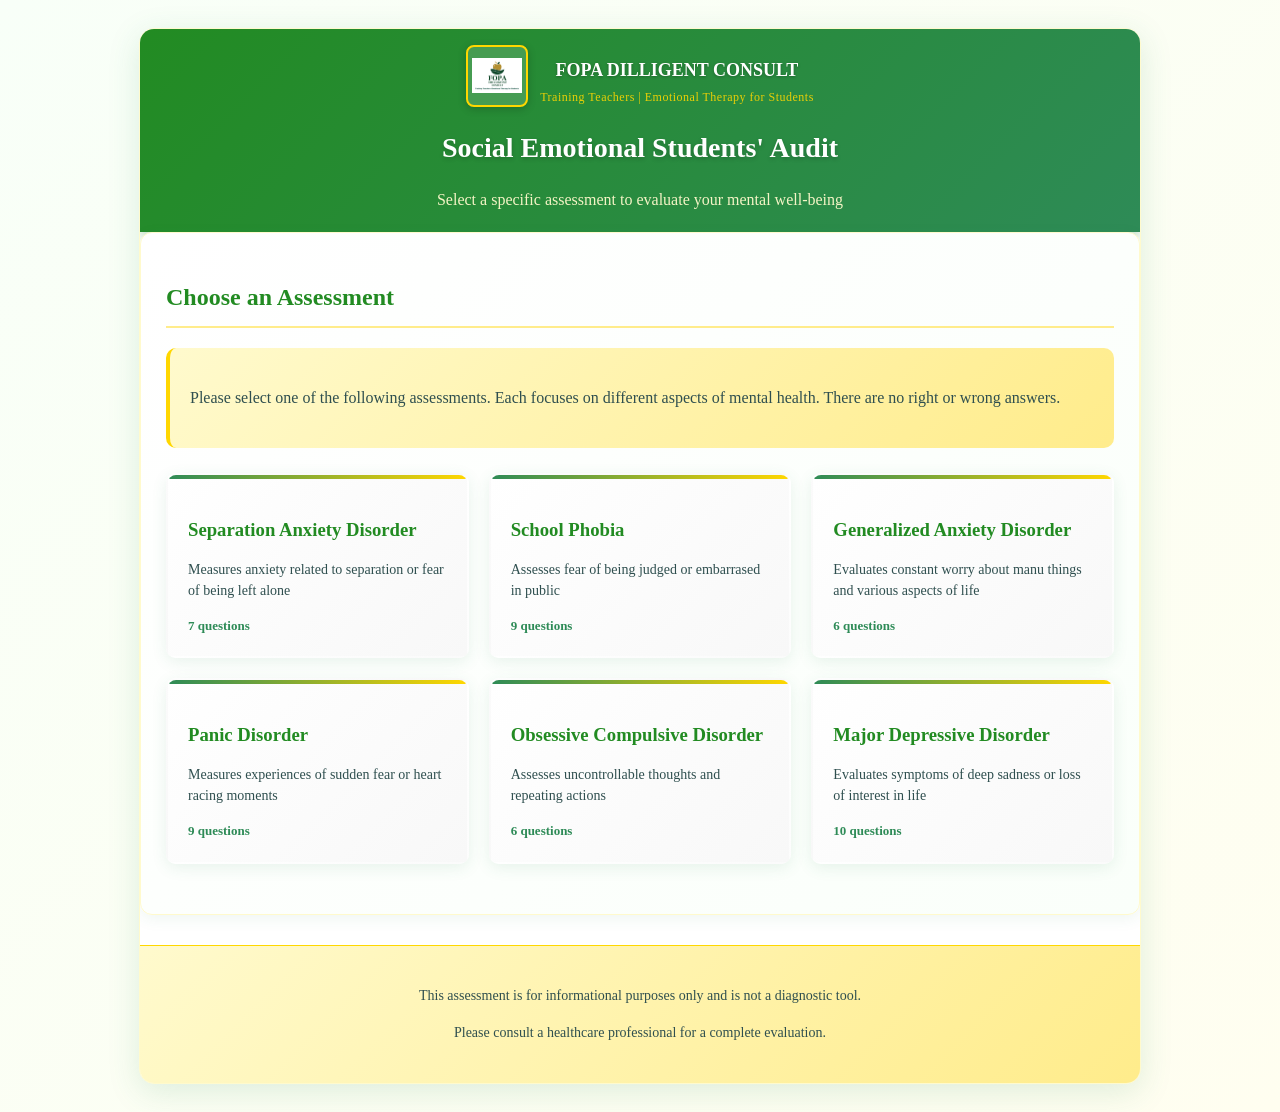
<file: index.html>
<!DOCTYPE html>
<html lang="en">
<head>
    <meta charset="UTF-8">
    <meta name="viewport" content="width=device-width, initial-scale=1.0">
    <title>Social Emotional Students' Audit</title>
    <link rel="stylesheet" href="style.css">
</head>
<body>
    <div class="container">
        <header>
            <div class="logo-container">
                <img src="WhatsApp Image 2025-09-24 at 12.29.57_2d3b532d.jpg" alt="FOPA DILLIGENT CONSULT Logo" class="logo">
                <div class="logo-text">
                    <h1>FOPA DILLIGENT CONSULT</h1>
                    <p class="organization-tagline">Training Teachers | Emotional Therapy for Students </p>
                </div>  
            </div>  
            <h1>Social Emotional Students' Audit</h1>
            <p class="tagline">Select a specific assessment to evaluate your mental well-being</p>
        </header>
        
        <div class="content">
            <div id="test-selection-section">
                <div class="section">
                    <h2>Choose an Assessment</h2>
                    <div class="instructions">
                        <p>Please select one of the following assessments. Each focuses on different aspects of mental health. There are no right or wrong answers.</p>
                    </div>
                    
                    <div class="test-grid">
                        <div class="test-card" onclick="selectTest('separation')">
                            <h3>Separation Anxiety Disorder</h3>
                            <p>Measures anxiety related to separation or fear of being left alone</p>
                            <div class="questions-count">7 questions</div>
                        </div>
                        
                        <div class="test-card" onclick="selectTest('social')">
                            <h3>School Phobia</h3>
                            <p>Assesses fear of being judged or embarrased in public</p>
                            <div class="questions-count">9 questions</div>
                        </div>
                        
                        <div class="test-card" onclick="selectTest('generalized')">
                            <h3>Generalized Anxiety Disorder</h3>
                            <p>Evaluates constant worry about manu things and various aspects of life</p>
                            <div class="questions-count">6 questions</div>
                        </div>
                        
                        <div class="test-card" onclick="selectTest('panic')">
                            <h3>Panic Disorder</h3>
                            <p>Measures experiences of sudden fear or heart racing moments</p>
                            <div class="questions-count">9 questions</div>
                        </div>
                        
                        <div class="test-card" onclick="selectTest('ocd')">
                            <h3>Obsessive Compulsive Disorder</h3>
                            <p>Assesses uncontrollable thoughts and repeating actions</p>
                            <div class="questions-count">6 questions</div>
                        </div>
                        
                        <div class="test-card" onclick="selectTest('depression')">
                            <h3>Major Depressive Disorder</h3>
                            <p>Evaluates symptoms of deep sadness or loss of interest in life</p>
                            <div class="questions-count">10 questions</div>
                        </div>
                    </div>
                </div>
            </div>
            
            <div id="survey-section" class="hidden">
                <div class="section">
                    <h2 id="current-test-title">Test Title</h2>
                    
                    <div class="progress-container">
                        <div class="progress-text">Progress: <span id="progress-text">0%</span></div>
                        <div class="progress-bar">
                            <div class="progress" id="progress"></div>
                        </div>
                    </div>
                    
                    <div id="questions-container">
                    </div>
                    
                    <div class="nav-buttons">
                        <button id="prev-btn" class="secondary-btn" disabled>Previous</button>
                        <button id="next-btn">Next Question</button>
                    </div>
                </div>
            </div>
            
            <div id="completion-section" class="hidden">
                <div class="section">
                    <h2>Assessment Complete</h2>
                    <p>Thank you for completing the assessment. Your responses have been recorded.</p>
                    
                    <div class="results">
                        <h3>Your Results</h3>
                        <p id="results-content">Based on your responses, you may be experiencing some symptoms. It's important to consult with a mental health professional for a complete evaluation.</p>
                    </div>
                    
                    <div class="nav-buttons">
                        <button id="new-test-btn" class="secondary-btn">Take Another Test</button>
                        <button id="finish-btn">Finish</button>
                    </div>
                </div>
            </div>
        </div>
        
        <footer>
            <p>This assessment is for informational purposes only and is not a diagnostic tool.</p>
            <p>Please consult a healthcare professional for a complete evaluation.</p>
        </footer>
    </div>

    <script>
        // Scoring interpretation data
        const scoringRanges = {
            separation: {
                ranges: [
                    { min: 0, max: 5, stage: "Normal Stage", message: "Your results show that you feel okay most days. You are managing separation anxiety (fear of being left alone) very well, and can cope with school and social life." },
                    { min: 6, max: 10, stage: "Mild Stage", message: "Your results show that you're struggling a bit more than usual. Some signs of separation anxiety (fear of being left alone) are beginning to show (manifest) but they are still manageable." },
                    { min: 11, max: 16, stage: "Elevated Stage", message: "Your results show that separation anxiety (fear of being left alone) is becoming more serious and it's affecting your school life (i.e., academics, behaviour, relational adjustments)." },
                    { min: 17, max: 21, stage: "Clinical/Counselling Stage", message: "Your results show that your separation anxiety (fear of being left alone) has become severe or extreme making school life very difficult. You may require a professional help including counselling and medical intervention." },

                ],
                maxScore: 21 // 7 questions, max score 3 each
            },
            social: {
                ranges: [
                    { min: 0, max: 6, stage: "Normal Stage", message: "Your results show that you feel okay most days. You are managing your fear of being judged or embarrassed in public very well, and can cope with school and social life." },
                    { min: 7, max: 13, stage: "Mild Stage", message: "Your results show that you're struggling a bit more than usual. Some signs of social phobia (fear of being judged or embarrassed in public) are beginning to show (manifest) but they are still manageable." },
                    { min: 14, max: 20, stage: "Elevated Stage", message: "Your results show that social phobia (fear of being judged or embarrassed in public) is becoming more serious and it's affecting your school life (i.e., academics, behaviour, relational adjustments)." },
                    { min: 21, max: 27, stage: "Clinical/Counselling Stage", message: "Your results show that your social phobia (fear of being judged or embarrassed in public) has become severe or extreme making school life very difficult. You may require a professional help including counselling and medical intervention." },
                ],
                maxScore: 27 // 9 questions, max score 3 each
            },
            generalized: {
                ranges: [
            { min: 0, max: 4, stage: "Normal Stage", message: "Your results show that you feel okay most days. You are managing your possible worry about many things that may happen particularly in school." },
            { min: 5, max: 9, stage: "Mild Stage", message: "Your results show that you're struggling a bit more than usual. Some signs of constant worrying are beginning to show but they are still manageable with the right help." },
            { min: 10, max: 13, stage: "Elevated Stage", message: "Your results show that your constant worry about many things is becoming more serious and may be affecting your school life and relationships (academics, behaviour, relational adjustments)." },
            { min: 14, max: 18, stage: "Clinical/Counselling Stage", message: "Your results show that your constant worrying about many things has become severe and profound making school life very difficult. You may require a professional help including counselling and medical intervention." }
                ],
                maxScore: 18 // 6 questions, max score 3 each
            },
            panic: {
                ranges: [
            { min: 0, max: 6, stage: "Normal Stage", message: "Your results show that you feel okay most days. You are managing your sudden fear attacks, and you are able to cope with school and social life." },
            { min: 7, max: 13, stage: "Mild Stage", message: "Your results show that you're struggling a bit more than usual. Some signs of sudden fear attacks or panic disorder are beginning to manifest but they are still manageable." },
            { min: 14, max: 20, stage: "Elevated Stage", message: "Your results show that sudden fear attacks or heart racing moments are becoming more serious and may be affecting your school life and social interaction (i.e., academics, behaviour, relational adjustments)." },
            { min: 21, max: 27, stage: "Clinical/Counselling Stage", message: "Your results show that your sudden fear attacks or heart racing moments has become severe or extreme making school life very difficult. You may require a professional help including counselling and medical intervention." }
                ],
                maxScore: 27 // 9 questions, max score 3 each
            },
            ocd: {
                ranges: [
            { min: 0, max: 4, stage: "Normal Stage", message: "Your results indicate that you feel okay most days. You have little to no symptoms of uncontrollable thoughts and you are coping very well with school life." },
            { min: 5, max: 9, stage: "Mild Stage", message: "Your results show that you may be struggling with repetitive thoughts. Some signs of obsessive-compulsive disorder may be manifesting but they are still manageable." },
            { min: 10, max: 13, stage: "Elevated Stage", message: "Your results show that uncontrollable thoughts and ideation are becoming more serious and may be affecting your school life and social interaction (i.e., academics, behaviour, relational adjustments)." },
            { min: 14, max: 18, stage: "Clinical/Counselling Stage", message: "Your results show that uncontrollable thoughts have become severe or extreme making school life very difficult. You may require a professional help including counselling and medical intervention." }
                ],
                maxScore: 18 // 6 questions, max score 3 each
            },
            depression: {
                ranges: [
            { min: 0, max: 7, stage: "Normal Stage", message: "Your results indicate that you feel most days. You have little to no symptoms of deep sadness or loss of interest in life generally." },
            { min: 8, max: 15, stage: "Mild Stage", message: "Your results show that you may be struggling with major depressive disorder. Some symptoms of deep sadness or loss of interest in life may be showing but they are still manageable." },
            { min: 16, max: 22, stage: "Elevated Stage", message: "Your results show that your loss of interest in life or deep sadness is becoming more serious and may be affecting your school life and social interaction (i.e., academics, behaviour, relational adjustments)." },
            { min: 23, max: 30, stage: "Counselling/Clinical Stage", message: "Your results show that your loss of interest in life has become severe or extreme making school and social life very difficult. You may require a professional help including counselling and medical intervention." }
                ],
                maxScore: 30 // 10 questions, max score 3 each
            }

        };

        // Test data
        const tests = {
            separation: {
                title: "Separation Anxiety Disorder",
                questions: [
                    "I would feel afraid of being on my own at home",
                    "I worry about being away from my parents",
                    "I feel scared if I have to sleep on my own",
                    "I have trouble going to school in the mornings because i feel nervous or afraid",
                    "I am afraid of being in a crowded place(like morning assembly, dining hall, house meetings, church service, entertainment)",
                    "I worry when I go to bed at night",
                    "I will often be scared if I had to stay away from home overnight"
                ]
            },
            social: {
                title: "School Phobia",
                questions: [
                    "I worry when I think I have done poorly at something such as class test and examination",
                    "I feel worried when I have to take a class test",
                    "I feel worried when i think someone is angry with me",
                    "I worry that I will do badly at my school work",
                    "I worry I might look foolish in the eyes of others",
                    "I worry about making mistakes and being mocked",
                    "I worry what other people think of me",
                    "I feel afraid if I have to talk in front of my class",
                    "I feel afraid that I will make mistakes in front of people"
                ]
            },
            generalized: {
                title: "Generalized Anxiety Disorder",
                questions: [
                    "I worry about things",
                    "I worry that something awful will happen to someone in my family",
                    "I worry that bad things will happen to me",
                    "I worry that something bad will happen",
                    "I worry about what is going to happen",
                    "I think about death"
                ]
            },
            panic: {
                title: "Panic Disorder",
                questions: [
                    "When I have a problem, I get a funny feeling in my stomach",
                    "I suddenly have difficulty breathing for no reason",
                    "When I have a problem, my heart beats really fast",
                    "I suddenly start to tremble or shake when there is no reason for this",
                    "After I have a problem, I feel shaky",
                    "I get really scared for no reason at all",
                    "I get dizzy or faint when there is no reason for this",
                    "My heart suddenly starts to beat too quickly for no reason",
                    "I get a scared feeling when there is no reason for that"
                ]
            },
            ocd: {
                title: "Obsessive-Compulsive Disorder",
                questions: [
                    "I get bothered by bad or silly thoughts or pictures in my mind",
                    "I have to check that I have done things right (like the switch is off, or the door is locked)",
                    "I can't seem to get bad or silly thoughts out of my head",
                    "I have to think of special thoughts (like numbers or words) to stop bad things from happening",
                    "I have to do some things over and over again (like washing my hands, cleaning or putting things in a certain order)",
                    "I have to do some things in just the right way to stop bad things from happening"
                ]
            },
            depression: {
                title: "Major Depressive Disorder",
                questions: [
                    "I feel sad or empty",
                    "Nothing is much fun anymore",
                    "I have trouble sleeping",
                    "I have problems with my appetite",
                    "I have no energy for things",
                    "I feel guilty",
                    "I cannot think clearly",
                    "I feel worthless",
                    "I feel like I do not want to move",
                    "I feel restless"
                ]
            }
        };

        const options = ["Never", "Sometimes", "Often", "Always"];
        let currentTest = null;
        let currentQuestion = 0;
        let responses = {};
        
        // Select a test to take
        function selectTest(testId) {
            currentTest = testId;
            currentQuestion = 0;
            responses = {};
            
            // Update UI
            document.getElementById('test-selection-section').classList.add('hidden');
            document.getElementById('survey-section').classList.remove('hidden');
            document.getElementById('current-test-title').textContent = tests[testId].title;
            
            // Display first question
            displayQuestion();
        }
        
        // Display current question
        function displayQuestion() {
            const container = document.getElementById('questions-container');
            container.innerHTML = '';
            
            // Add question
            const questionElem = document.createElement('div');
            questionElem.className = 'question';
            
            const questionNumber = document.createElement('div');
            questionNumber.className = 'question-number';
            questionNumber.textContent = `Question ${currentQuestion + 1} of ${tests[currentTest].questions.length}`;
            questionElem.appendChild(questionNumber);
            
            const questionText = document.createElement('div');
            questionText.className = 'question-text';
            questionText.textContent = tests[currentTest].questions[currentQuestion];
            questionElem.appendChild(questionText);
            
            container.appendChild(questionElem);
            
            // Add options
            const optionsContainer = document.createElement('div');
            optionsContainer.className = 'options';
            
            options.forEach((option, index) => {
                const optionDiv = document.createElement('div');
                optionDiv.className = 'option';
                
                const input = document.createElement('input');
                input.type = 'radio';
                input.name = 'response';
                input.value = index;
                input.id = `option-${index}`;
                
                if (responses[currentQuestion] === index) {
                    input.checked = true;
                }
                
                input.addEventListener('change', () => {
                    responses[currentQuestion] = index;
                    updateNavigation();
                });
                
                const label = document.createElement('label');
                label.htmlFor = `option-${index}`;
                label.textContent = option;
                
                optionDiv.appendChild(input);
                optionDiv.appendChild(label);
                optionsContainer.appendChild(optionDiv);
            });
            
            container.appendChild(optionsContainer);
            
            // Update progress
            updateProgress();
            
            // Update navigation buttons
            updateNavigation();
        }
        
        // Update progress bar
        function updateProgress() {
            const progress = ((currentQuestion + 1) / tests[currentTest].questions.length) * 100;
            document.getElementById('progress').style.width = `${progress}%`;
            document.getElementById('progress-text').textContent = `${Math.round(progress)}%`;
        }
        
        // Update navigation buttons
        function updateNavigation() {
            const prevBtn = document.getElementById('prev-btn');
            const nextBtn = document.getElementById('next-btn');
            
            // Enable/disable previous button
            prevBtn.disabled = currentQuestion === 0;

            // Enable/disable next button based on whether current question is answered
            const isAnswered = responses[currentQuestion] !== undefined && responses[currentQuestion] !== null;
            nextBtn.disabled = !isAnswered;
            
            // Update next button text if at the last question
            if (currentQuestion === tests[currentTest].questions.length - 1) {
                nextBtn.textContent = 'Finish Test';
            } else {
                nextBtn.textContent = 'Next Question';
            }
        }
        
        // Navigate to next question
        function nextQuestion() {
            // Check if current question has been answered
            if (responses[currentQuestion] === undefined || responses[currentQuestion] === null) {
                alert('Please select an answer before proceeeding.');
                return
            }

            if (currentQuestion === tests[currentTest].questions.length - 1) {
                // Finished the test
                completeTest();
                return;
            }
            
            currentQuestion++;
            displayQuestion();
        }
        
        // Navigate to previous question
        function prevQuestion() {
            if (currentQuestion > 0) {
                currentQuestion--;
                displayQuestion();
            }
        }
        
        // Complete the test
        function completeTest() {
            document.getElementById('survey-section').classList.add('hidden');
            document.getElementById('completion-section').classList.remove('hidden');
            
            // Calculate score based on your point system (Never=0, Sometimes=1, Often=2, Always=3)
            const score = Object.values(responses).reduce((sum, response) => sum + (response || 0), 0);
            const maxScore = scoringRanges[currentTest].maxScore;

            // Find the appropriate stage based on score
            const stageInfo = scoringRanges[currentTest].ranges.find(range => 
                score >= range.min && score <= range.max
            ) || scoringRanges[currentTest].ranges[scoringRanges[currentTest].ranges.length - 1];

            // Display results
            const resultsContent = document.getElementById('results-content');
            resultsContent.innerHTML = `
                <div class="score-display">
                    <h4>Your Score: ${score} out of ${maxScore}</h4>
                    <div class="stage-indicator ${stageInfo.stage.toLowerCase().replace('/', '-').replace(' ', '-')}">
                        <strong>${stageInfo.stage}</strong>
                    </div>
                </div>
                <div class="interpretation">
                    <p>${stageInfo.message}</p>
                </div>
                <div class="score-breakdown">
                    <p><strong>Score Interpretation:</strong></p>
                    <p>${score} points: ${getScoreDescription(score, currentTest)}</p>
                </div>
            `;
            
            // Send data to backend
            sendResultsToBackend(score, stageInfo.stage);
        }

        // Helper function to get score description
        function getScoreDescription(score, testType) {
             const ranges = scoringRanges[testType].ranges;
            for (let range of ranges) {
                if (score >= range.min && score <= range.max) {
                    return `This falls within the ${range.stage} range (${range.min}-${range.max} points)`;
                }
            }
            return "Score interpretation not available";
        }
        
        // Send results to backend
        function sendResultsToBackend(score, stage) {
            const data = {
                testType: currentTest,
                testTitle: tests[currentTest].title,
                responses: responses,
                score: score,
                stage: stage,
                maxScore: scoringRanges[currentTest].maxScore,
                timestamp: new Date().toISOString()
            };
            
            fetch('http://localhost:5000/save-results', {
                method: 'POST',
                headers: {
                    'Content-Type': 'application/json',
                },
                body: JSON.stringify(data),
            })
            .then(response => response.json())
            .then(data => {
                console.log('Results saved successfully:', data);
            })
            .catch((error) => {
                console.error('Error saving results:', error);
            });
        }
        
        // Start a new test
        function newTest() {
            document.getElementById('completion-section').classList.add('hidden');
            document.getElementById('test-selection-section').classList.remove('hidden');
        }
        
        // Finish and go back to selection
        function finishTest() {
            document.getElementById('completion-section').classList.add('hidden');
            document.getElementById('test-selection-section').classList.remove('hidden');
        }
        
        // Set up event listeners
        document.addEventListener('DOMContentLoaded', () => {
            document.getElementById('next-btn').addEventListener('click', nextQuestion);
            document.getElementById('prev-btn').addEventListener('click', prevQuestion);
            document.getElementById('new-test-btn').addEventListener('click', newTest);
            document.getElementById('finish-btn').addEventListener('click', finishTest);
        });
    </script>
</body>
</html>
</file>
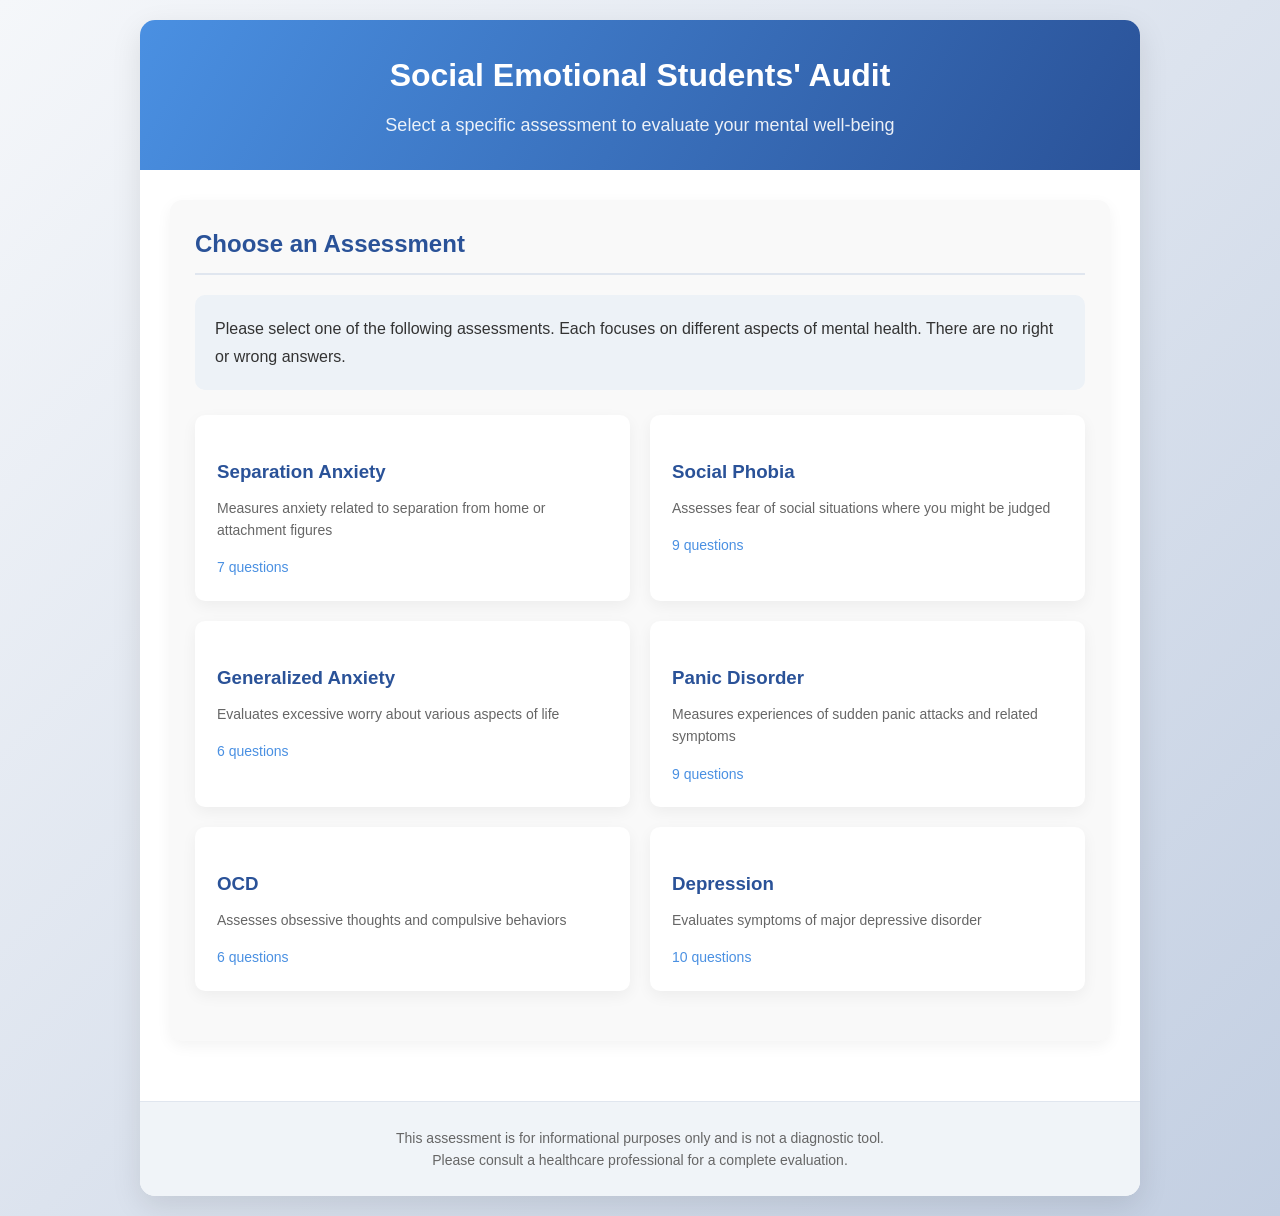
<file: docs/index.html>
<!DOCTYPE html>
<html lang="en">
<head>
    <meta charset="UTF-8">
    <meta name="viewport" content="width=device-width, initial-scale=1.0">
    <title>Social Emotional Students' Audit</title>
    <link rel="stylesheet" href="style.css">
</head>
<body>
    <div class="container">
        <header>
            <h1>Social Emotional Students' Audit</h1>
            <p class="tagline">Select a specific assessment to evaluate your mental well-being</p>
        </header>
        
        <div class="content">
            <div id="test-selection-section">
                <div class="section">
                    <h2>Choose an Assessment</h2>
                    <div class="instructions">
                        <p>Please select one of the following assessments. Each focuses on different aspects of mental health. There are no right or wrong answers.</p>
                    </div>
                    
                    <div class="test-grid">
                        <div class="test-card" onclick="selectTest('separation')">
                            <h3>Separation Anxiety</h3>
                            <p>Measures anxiety related to separation from home or attachment figures</p>
                            <div class="questions-count">7 questions</div>
                        </div>
                        
                        <div class="test-card" onclick="selectTest('social')">
                            <h3>Social Phobia</h3>
                            <p>Assesses fear of social situations where you might be judged</p>
                            <div class="questions-count">9 questions</div>
                        </div>
                        
                        <div class="test-card" onclick="selectTest('generalized')">
                            <h3>Generalized Anxiety</h3>
                            <p>Evaluates excessive worry about various aspects of life</p>
                            <div class="questions-count">6 questions</div>
                        </div>
                        
                        <div class="test-card" onclick="selectTest('panic')">
                            <h3>Panic Disorder</h3>
                            <p>Measures experiences of sudden panic attacks and related symptoms</p>
                            <div class="questions-count">9 questions</div>
                        </div>
                        
                        <div class="test-card" onclick="selectTest('ocd')">
                            <h3>OCD</h3>
                            <p>Assesses obsessive thoughts and compulsive behaviors</p>
                            <div class="questions-count">6 questions</div>
                        </div>
                        
                        <div class="test-card" onclick="selectTest('depression')">
                            <h3>Depression</h3>
                            <p>Evaluates symptoms of major depressive disorder</p>
                            <div class="questions-count">10 questions</div>
                        </div>
                    </div>
                </div>
            </div>
            
            <div id="survey-section" class="hidden">
                <div class="section">
                    <h2 id="current-test-title">Test Title</h2>
                    
                    <div class="progress-container">
                        <div class="progress-text">Progress: <span id="progress-text">0%</span></div>
                        <div class="progress-bar">
                            <div class="progress" id="progress"></div>
                        </div>
                    </div>
                    
                    <div id="questions-container">
                    </div>
                    
                    <div class="nav-buttons">
                        <button id="prev-btn" class="secondary-btn" disabled>Previous</button>
                        <button id="next-btn">Next Question</button>
                    </div>
                </div>
            </div>
            
            <div id="completion-section" class="hidden">
                <div class="section">
                    <h2>Assessment Complete</h2>
                    <p>Thank you for completing the assessment. Your responses have been recorded.</p>
                    
                    <div class="results">
                        <h3>Your Results</h3>
                        <p id="results-content">Based on your responses, you may be experiencing some symptoms. It's important to consult with a mental health professional for a complete evaluation.</p>
                    </div>
                    
                    <div class="nav-buttons">
                        <button id="new-test-btn" class="secondary-btn">Take Another Test</button>
                        <button id="finish-btn">Finish</button>
                    </div>
                </div>
            </div>
        </div>
        
        <footer>
            <p>This assessment is for informational purposes only and is not a diagnostic tool.</p>
            <p>Please consult a healthcare professional for a complete evaluation.</p>
        </footer>
    </div>

    <script>
        // Test data
        const tests = {
            separation: {
                title: "Separation Anxiety Disorder",
                questions: [
                    "I would feel afraid of being on my own at home",
                    "I worry about being away from my parents",
                    "I feel scared if I have to sleep on my own",
                    "I have trouble going to school in the mornings because i feel nervous or afraid",
                    "I am afraid of being in a crowded place(like morning assembly, dining hall, house meetings, church service, entertainment)",
                    "I worry when I go to bed at night",
                    "I will often be scared if I had to stay away from home overnight"
                ]
            },
            social: {
                title: "Social Phobia",
                questions: [
                    "I worry when I think I have done poorly at something such as class test and examination",
                    "I feel worried when I have to take a class test",
                    "I feel worried when i think someone is angry with me",
                    "I worry that I will do badly at my school work",
                    "I worry I might look foolish in the eyes of others",
                    "I worry about making mistakes and being mocked",
                    "I worry what other people think of me",
                    "I feel afraid if I have to talk in front of my class",
                    "I feel afraid that I will make mistakes in front of people"
                ]
            },
            generalized: {
                title: "Generalized Anxiety Disorder",
                questions: [
                    "I worry about things",
                    "I worry that something awful will happen to someone in my family",
                    "I worry that bad things will happen to me",
                    "I worry that something bad will happen",
                    "I worry about what is going to happen",
                    "I think about death"
                ]
            },
            panic: {
                title: "Panic Disorder",
                questions: [
                    "When I have a problem, I get a funny feeling in my stomach",
                    "I suddenly have difficulty breathing for no reason",
                    "When I have a problem, my heart beats really fast",
                    "I suddenly start to tremble or shake when there is no reason for this",
                    "After I have a problem, I feel shaky",
                    "I get really scared for no reason at all",
                    "I get dizzy or faint when there is no reason for this",
                    "My heart suddenly starts to beat too quickly for no reason",
                    "I get a scared feeling when there is no reason for that"
                ]
            },
            ocd: {
                title: "Obsessive-Compulsive Disorder",
                questions: [
                    "I get bothered by bad or silly thoughts or pictures in my mind",
                    "I have to check that I have done things right (like the switch is off, or the door is locked)",
                    "I can't seem to get bad or silly thoughts out of my head",
                    "I have to think of special thoughts (like numbers or words) to stop bad things from happening",
                    "I have to do some things over and over again (like washing my hands, cleaning or putting things in a certain order)",
                    "I have to do some things in just the right way to stop bad things from happening"
                ]
            },
            depression: {
                title: "Major Depressive Disorder",
                questions: [
                    "I feel sad or empty",
                    "Nothing is much fun anymore",
                    "I have trouble sleeping",
                    "I have problems with my appetite",
                    "I have no energy for things",
                    "I feel guilty",
                    "I cannot think clearly",
                    "I feel worthless",
                    "I feel like I do not want to move",
                    "I feel restless"
                ]
            }
        };

        const options = ["Never", "Sometimes", "Often", "Always"];
        let currentTest = null;
        let currentQuestion = 0;
        let responses = {};
        
        // Select a test to take
        function selectTest(testId) {
            currentTest = testId;
            currentQuestion = 0;
            responses = {};
            
            // Update UI
            document.getElementById('test-selection-section').classList.add('hidden');
            document.getElementById('survey-section').classList.remove('hidden');
            document.getElementById('current-test-title').textContent = tests[testId].title;
            
            // Display first question
            displayQuestion();
        }
        
        // Display current question
        function displayQuestion() {
            const container = document.getElementById('questions-container');
            container.innerHTML = '';
            
            // Add question
            const questionElem = document.createElement('div');
            questionElem.className = 'question';
            
            const questionNumber = document.createElement('div');
            questionNumber.className = 'question-number';
            questionNumber.textContent = `Question ${currentQuestion + 1} of ${tests[currentTest].questions.length}`;
            questionElem.appendChild(questionNumber);
            
            const questionText = document.createElement('div');
            questionText.className = 'question-text';
            questionText.textContent = tests[currentTest].questions[currentQuestion];
            questionElem.appendChild(questionText);
            
            container.appendChild(questionElem);
            
            // Add options
            const optionsContainer = document.createElement('div');
            optionsContainer.className = 'options';
            
            options.forEach((option, index) => {
                const optionDiv = document.createElement('div');
                optionDiv.className = 'option';
                
                const input = document.createElement('input');
                input.type = 'radio';
                input.name = 'response';
                input.value = index;
                input.id = `option-${index}`;
                
                if (responses[currentQuestion] === index) {
                    input.checked = true;
                }
                
                input.addEventListener('change', () => {
                    responses[currentQuestion] = index;
                    updateNavigation();
                });
                
                const label = document.createElement('label');
                label.htmlFor = `option-${index}`;
                label.textContent = option;
                
                optionDiv.appendChild(input);
                optionDiv.appendChild(label);
                optionsContainer.appendChild(optionDiv);
            });
            
            container.appendChild(optionsContainer);
            
            // Update progress
            updateProgress();
            
            // Update navigation buttons
            updateNavigation();
        }
        
        // Update progress bar
        function updateProgress() {
            const progress = ((currentQuestion + 1) / tests[currentTest].questions.length) * 100;
            document.getElementById('progress').style.width = `${progress}%`;
            document.getElementById('progress-text').textContent = `${Math.round(progress)}%`;
        }
        
        // Update navigation buttons
        function updateNavigation() {
            const prevBtn = document.getElementById('prev-btn');
            const nextBtn = document.getElementById('next-btn');
            
            // Enable/disable previous button
            prevBtn.disabled = currentQuestion === 0;

            // Enable/disable next button based on whether current question is answered
            const isAnswered = responses[currentQuestion] !== undefined && responses[currentQuestion] !== null;
            nextBtn.disabled = !isAnswered;
            
            // Update next button text if at the last question
            if (currentQuestion === tests[currentTest].questions.length - 1) {
                nextBtn.textContent = 'Finish Test';
            } else {
                nextBtn.textContent = 'Next Question';
            }
        }
        
        // Navigate to next question
        function nextQuestion() {
            // Check if current question has been answered
            if (responses[currentQuestion] === undefined || responses[currentQuestion] === null) {
                alert('Please select an answer before proceeeding.');
                return
            }

            if (currentQuestion === tests[currentTest].questions.length - 1) {
                // Finished the test
                completeTest();
                return;
            }
            
            currentQuestion++;
            displayQuestion();
        }
        
        // Navigate to previous question
        function prevQuestion() {
            if (currentQuestion > 0) {
                currentQuestion--;
                displayQuestion();
            }
        }
        
        // Complete the test
        function completeTest() {
            document.getElementById('survey-section').classList.add('hidden');
            document.getElementById('completion-section').classList.remove('hidden');
            
            // Calculate a simple score (for demonstration only)
            const score = Object.values(responses).reduce((sum, response) => sum + (response || 0), 0);
            const maxScore = tests[currentTest].questions.length * 3;
            const percentage = (score / maxScore) * 100;
            
            // Display results based on score
            let resultText = "";
            if (percentage < 25) {
                resultText = "Based on your responses, you appear to have minimal symptoms in this area. This is a positive indicator of your mental well-being.";
            } else if (percentage < 50) {
                resultText = "Your responses suggest you may be experiencing some mild symptoms. It might be helpful to monitor these feelings and consider speaking with a professional if they persist.";
            } else if (percentage < 75) {
                resultText = "Your results indicate moderate symptoms that may be affecting your daily life. It's recommended to consult with a mental health professional for further evaluation.";
            } else {
                resultText = "Your responses suggest you may be experiencing significant symptoms. We strongly recommend consulting with a mental health professional for a comprehensive evaluation and support.";
            }
            
            document.getElementById('results-content').textContent = resultText;
            
            // Send data to backend
            sendResultsToBackend();
        }
        
        // Send results to backend
        function sendResultsToBackend() {
            const data = {
                testType: currentTest,
                responses: responses,
                score: Object.values(responses).reduce((sum, response) => sum + (response || 0), 0),
                timestamp: new Date().toISOString()
            };
            
            fetch('http://localhost:5000/save-results', {
                method: 'POST',
                headers: {
                    'Content-Type': 'application/json',
                },
                body: JSON.stringify(data),
            })
            .then(response => response.json())
            .then(data => {
                console.log('Results saved successfully:', data);
            })
            .catch((error) => {
                console.error('Error saving results:', error);
            });
        }
        
        // Start a new test
        function newTest() {
            document.getElementById('completion-section').classList.add('hidden');
            document.getElementById('test-selection-section').classList.remove('hidden');
        }
        
        // Finish and go back to selection
        function finishTest() {
            document.getElementById('completion-section').classList.add('hidden');
            document.getElementById('test-selection-section').classList.remove('hidden');
        }
        
        // Set up event listeners
        document.addEventListener('DOMContentLoaded', () => {
            document.getElementById('next-btn').addEventListener('click', nextQuestion);
            document.getElementById('prev-btn').addEventListener('click', prevQuestion);
            document.getElementById('new-test-btn').addEventListener('click', newTest);
            document.getElementById('finish-btn').addEventListener('click', finishTest);
        });
    </script>
</body>
</html>
</file>
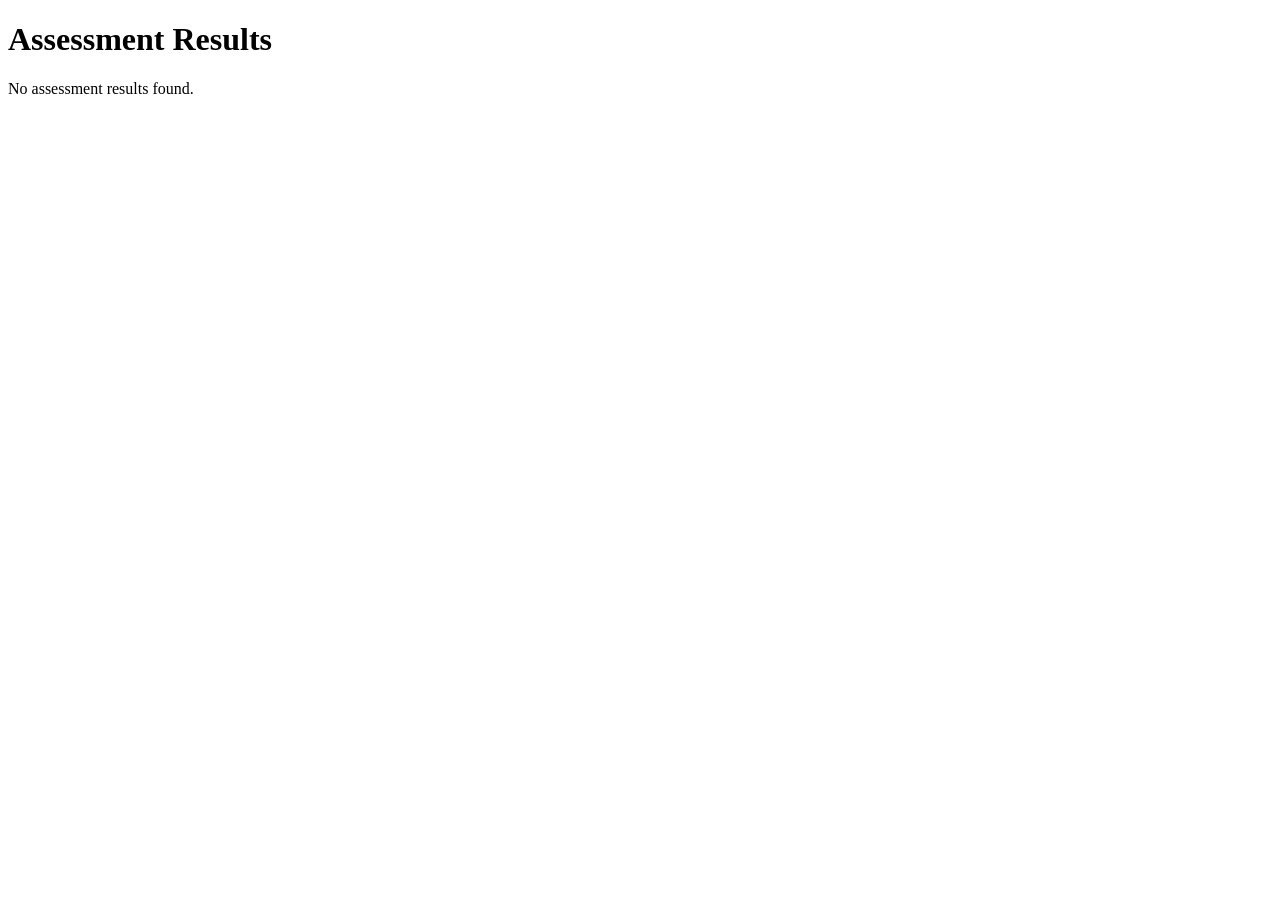
<file: admin.html>
<!DOCTYPE html>
<html lang="en">
<head>
    <meta charset="UTF-8">
    <title>Admin - Assessment Results</title>
    <style>
        table { border-collapse: collapse; width: 100%; }
        th, td { border: 1px solid #ccc; padding: 8px; text-align: left; }
        th { background: #eee; }
        tr:nth-child(even) { background: #f9f9f9; }
    </style>
</head>
<body>
    <h1>Assessment Results</h1>
    <table id="results-table">
        <thead>
            <tr>
                <th>Test Type</th>
                <th>Score</th>
                <th>Stage</th>
                <th>Timestamp</th>
                <th>Responses</th>
            </tr>
        </thead>
        <tbody></tbody>
    </table>
    <p id="no-results" style="display:none;">No assessment results found.</p>
    <script>
    function renderResults() {
        const results = JSON.parse(localStorage.getItem('assessmentResults') || '[]');
        const tbody = document.querySelector('#results-table tbody');
        const noResults = document.getElementById('no-results');
        tbody.innerHTML = '';
        if (results.length === 0) {
            noResults.style.display = 'block';
            document.getElementById('results-table').style.display = 'none';
            return;
        }
        noResults.style.display = 'none';
        document.getElementById('results-table').style.display = '';
        results.forEach((row, idx) => {
            const tr = document.createElement('tr');
            tr.innerHTML = `
                <td>${row.testType}</td>
                <td>${row.score} / ${row.maxScore}</td>
                <td>${row.stage}</td>
                <td>${row.timestamp}</td>
                <td><ul>${Object.entries(row.responses).map(([q, v]) => `<li><strong>Q${Number(q)+1}:</strong> ${v}</li>`).join('')}</ul></td>
            `;
            tbody.appendChild(tr);
        });
    }
    document.addEventListener('DOMContentLoaded', renderResults);
    </script>
</body>
</html>
</file>
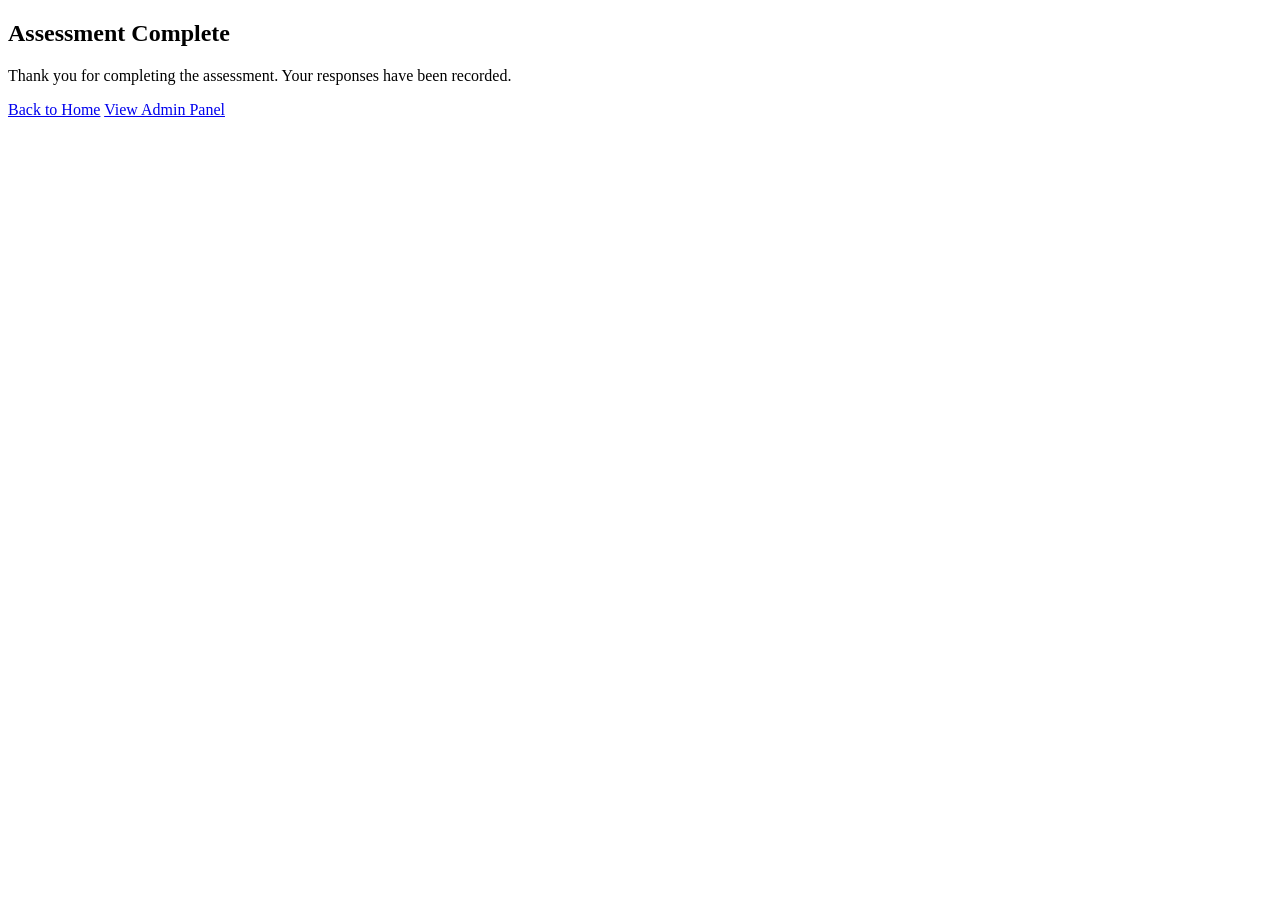
<file: completion.html>
<!DOCTYPE html>
<html lang="en">
<head>
    <meta charset="UTF-8">
    <title>Assessment Complete</title>
</head>
<body>
    <h2>Assessment Complete</h2>
    <p>Thank you for completing the assessment. Your responses have been recorded.</p>
    <a href="/home">Back to Home</a>
    <a href="/admin">View Admin Panel</a>
</body>
</html>
</file>
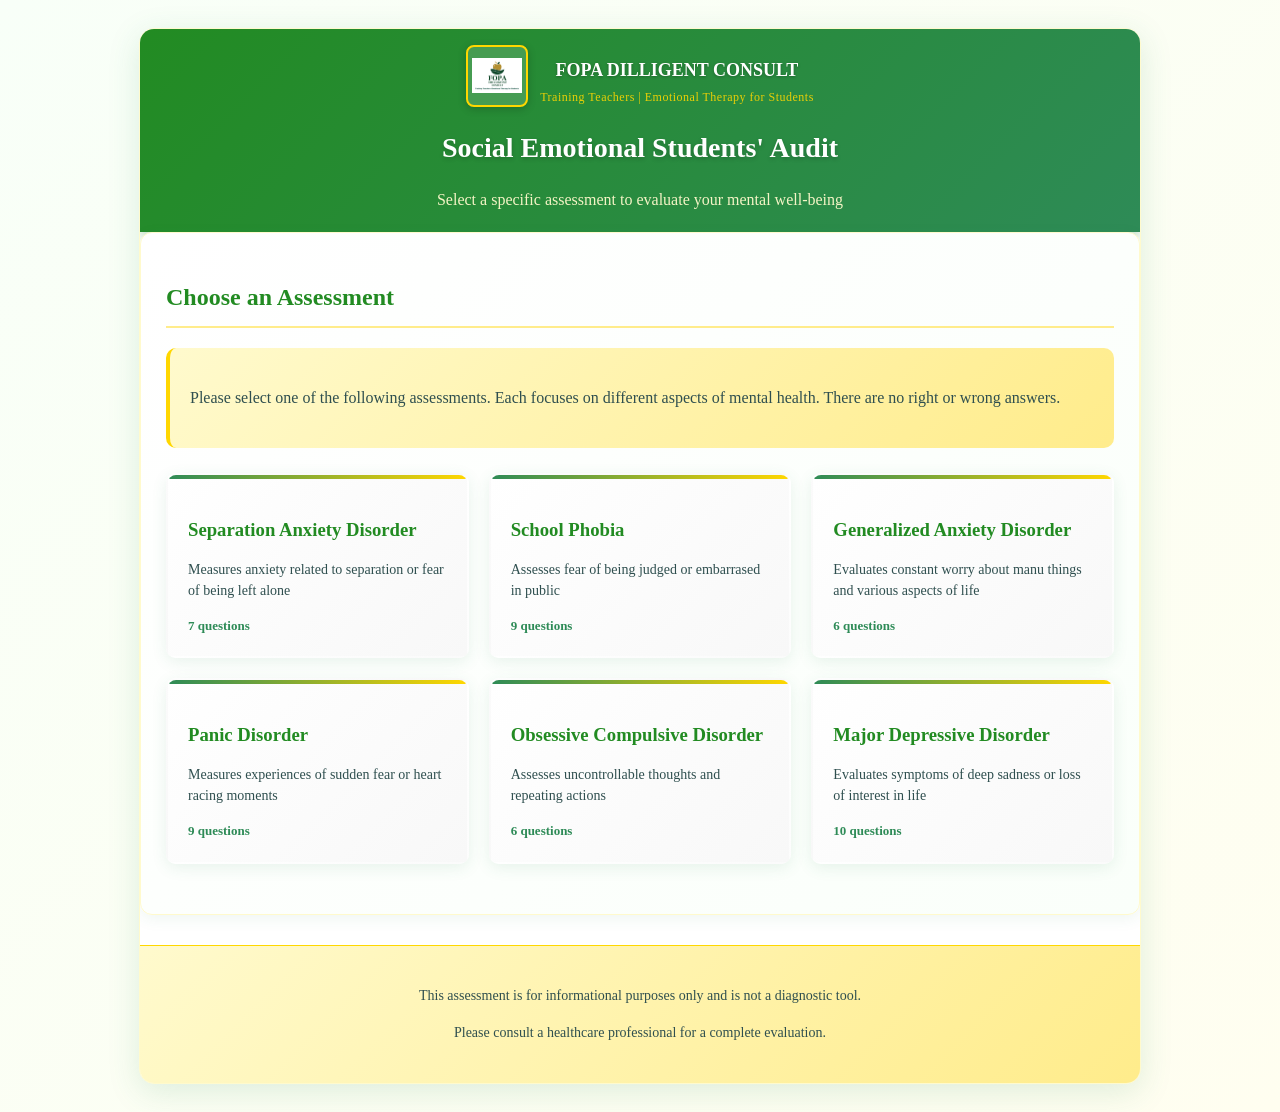
<file: home.html>
<!DOCTYPE html>
<html lang="en">
<head>
    <meta charset="UTF-8">
    <meta name="viewport" content="width=device-width, initial-scale=1.0">
    <title>Social Emotional Students' Audit</title>
    <link rel="stylesheet" href="style.css">
</head>
<body>
    <div class="container">
        <header>
            <div class="logo-container">
                <img src="assets/WhatsApp Image 2025-09-24 at 12.29.57_2d3b532d.jpg" alt="FOPA DILLIGENT CONSULT Logo" class="logo">
                <div class="logo-text">
                    <h1>FOPA DILLIGENT CONSULT</h1>
                    <p class="organization-tagline">Training Teachers | Emotional Therapy for Students </p>
                </div>  
            </div>  
            <h1>Social Emotional Students' Audit</h1>
            <p class="tagline">Select a specific assessment to evaluate your mental well-being</p>
        </header>
        
        <div class="content">
            <div id="test-selection-section">
                <div class="section">
                    <h2>Choose an Assessment</h2>
                    <div class="instructions">
                        <p>Please select one of the following assessments. Each focuses on different aspects of mental health. There are no right or wrong answers.</p>
                    </div>
                    
                    <div class="test-grid">
                        <div class="test-card" onclick="selectTest('separation')">
                            <h3>Separation Anxiety Disorder</h3>
                            <p>Measures anxiety related to separation or fear of being left alone</p>
                            <div class="questions-count">7 questions</div>
                        </div>
                        
                        <div class="test-card" onclick="selectTest('social')">
                            <h3>School Phobia</h3>
                            <p>Assesses fear of being judged or embarrased in public</p>
                            <div class="questions-count">9 questions</div>
                        </div>
                        
                        <div class="test-card" onclick="selectTest('generalized')">
                            <h3>Generalized Anxiety Disorder</h3>
                            <p>Evaluates constant worry about manu things and various aspects of life</p>
                            <div class="questions-count">6 questions</div>
                        </div>
                        
                        <div class="test-card" onclick="selectTest('panic')">
                            <h3>Panic Disorder</h3>
                            <p>Measures experiences of sudden fear or heart racing moments</p>
                            <div class="questions-count">9 questions</div>
                        </div>
                        
                        <div class="test-card" onclick="selectTest('ocd')">
                            <h3>Obsessive Compulsive Disorder</h3>
                            <p>Assesses uncontrollable thoughts and repeating actions</p>
                            <div class="questions-count">6 questions</div>
                        </div>
                        
                        <div class="test-card" onclick="selectTest('depression')">
                            <h3>Major Depressive Disorder</h3>
                            <p>Evaluates symptoms of deep sadness or loss of interest in life</p>
                            <div class="questions-count">10 questions</div>
                        </div>
                    </div>
                </div>
            </div>
            
            <div id="survey-section" class="hidden">
                <div class="section">
                    <h2 id="current-test-title">Test Title</h2>
                    
                    <div class="progress-container">
                        <div class="progress-text">Progress: <span id="progress-text">0%</span></div>
                        <div class="progress-bar">
                            <div class="progress" id="progress"></div>
                        </div>
                    </div>
                    
                    <div id="questions-container">
                    </div>
                    
                    <div class="nav-buttons">
                        <button id="prev-btn" class="secondary-btn" disabled>Previous</button>
                        <button id="next-btn">Next Question</button>
                    </div>
                </div>
            </div>
            
            <div id="completion-section" class="hidden">
                <div class="section">
                    <h2>Assessment Complete</h2>
                    <p>Thank you for completing the assessment. Your responses have been recorded.</p>
                    
                    <div class="results">
                        <h3>Your Results</h3>
                        <p id="results-content">Based on your responses, you may be experiencing some symptoms. It's important to consult with a mental health professional for a complete evaluation.</p>
                    </div>
                    
                    <div class="nav-buttons">
                        <button id="new-test-btn" class="secondary-btn">Take Another Test</button>
                        <button id="finish-btn">Finish</button>
                    </div>
                </div>
            </div>
        </div>
        
        <footer>
            <p>This assessment is for informational purposes only and is not a diagnostic tool.</p>
            <p>Please consult a healthcare professional for a complete evaluation.</p>
        </footer>
    </div>

    <script>
        // Scoring interpretation data
        const scoringRanges = {
            separation: {
                ranges: [
                    { min: 0, max: 5, stage: "Normal Stage", message: "Your results show that you feel okay most days. You are managing separation anxiety (fear of being left alone) very well, and can cope with school and social life." },
                    { min: 6, max: 10, stage: "Mild Stage", message: "Your results show that you're struggling a bit more than usual. Some signs of separation anxiety (fear of being left alone) are beginning to show (manifest) but they are still manageable." },
                    { min: 11, max: 16, stage: "Elevated Stage", message: "Your results show that separation anxiety (fear of being left alone) is becoming more serious and it's affecting your school life (i.e., academics, behaviour, relational adjustments)." },
                    { min: 17, max: 21, stage: "Clinical/Counselling Stage", message: "Your results show that your separation anxiety (fear of being left alone) has become severe or extreme making school life very difficult. You may require a professional help including counselling and medical intervention." },

                ],
                maxScore: 21 // 7 questions, max score 3 each
            },
            social: {
                ranges: [
                    { min: 0, max: 6, stage: "Normal Stage", message: "Your results show that you feel okay most days. You are managing your fear of being judged or embarrassed in public very well, and can cope with school and social life." },
                    { min: 7, max: 13, stage: "Mild Stage", message: "Your results show that you're struggling a bit more than usual. Some signs of social phobia (fear of being judged or embarrassed in public) are beginning to show (manifest) but they are still manageable." },
                    { min: 14, max: 20, stage: "Elevated Stage", message: "Your results show that social phobia (fear of being judged or embarrassed in public) is becoming more serious and it's affecting your school life (i.e., academics, behaviour, relational adjustments)." },
                    { min: 21, max: 27, stage: "Clinical/Counselling Stage", message: "Your results show that your social phobia (fear of being judged or embarrassed in public) has become severe or extreme making school life very difficult. You may require a professional help including counselling and medical intervention." },
                ],
                maxScore: 27 // 9 questions, max score 3 each
            },
            generalized: {
                ranges: [
            { min: 0, max: 4, stage: "Normal Stage", message: "Your results show that you feel okay most days. You are managing your possible worry about many things that may happen particularly in school." },
            { min: 5, max: 9, stage: "Mild Stage", message: "Your results show that you're struggling a bit more than usual. Some signs of constant worrying are beginning to show but they are still manageable with the right help." },
            { min: 10, max: 13, stage: "Elevated Stage", message: "Your results show that your constant worry about many things is becoming more serious and may be affecting your school life and relationships (academics, behaviour, relational adjustments)." },
            { min: 14, max: 18, stage: "Clinical/Counselling Stage", message: "Your results show that your constant worrying about many things has become severe and profound making school life very difficult. You may require a professional help including counselling and medical intervention." }
                ],
                maxScore: 18 // 6 questions, max score 3 each
            },
            panic: {
                ranges: [
            { min: 0, max: 6, stage: "Normal Stage", message: "Your results show that you feel okay most days. You are managing your sudden fear attacks, and you are able to cope with school and social life." },
            { min: 7, max: 13, stage: "Mild Stage", message: "Your results show that you're struggling a bit more than usual. Some signs of sudden fear attacks or panic disorder are beginning to manifest but they are still manageable." },
            { min: 14, max: 20, stage: "Elevated Stage", message: "Your results show that sudden fear attacks or heart racing moments are becoming more serious and may be affecting your school life and social interaction (i.e., academics, behaviour, relational adjustments)." },
            { min: 21, max: 27, stage: "Clinical/Counselling Stage", message: "Your results show that your sudden fear attacks or heart racing moments has become severe or extreme making school life very difficult. You may require a professional help including counselling and medical intervention." }
                ],
                maxScore: 27 // 9 questions, max score 3 each
            },
            ocd: {
                ranges: [
            { min: 0, max: 4, stage: "Normal Stage", message: "Your results indicate that you feel okay most days. You have little to no symptoms of uncontrollable thoughts and you are coping very well with school life." },
            { min: 5, max: 9, stage: "Mild Stage", message: "Your results show that you may be struggling with repetitive thoughts. Some signs of obsessive-compulsive disorder may be manifesting but they are still manageable." },
            { min: 10, max: 13, stage: "Elevated Stage", message: "Your results show that uncontrollable thoughts and ideation are becoming more serious and may be affecting your school life and social interaction (i.e., academics, behaviour, relational adjustments)." },
            { min: 14, max: 18, stage: "Clinical/Counselling Stage", message: "Your results show that uncontrollable thoughts have become severe or extreme making school life very difficult. You may require a professional help including counselling and medical intervention." }
                ],
                maxScore: 18 // 6 questions, max score 3 each
            },
            depression: {
                ranges: [
            { min: 0, max: 7, stage: "Normal Stage", message: "Your results indicate that you feel most days. You have little to no symptoms of deep sadness or loss of interest in life generally." },
            { min: 8, max: 15, stage: "Mild Stage", message: "Your results show that you may be struggling with major depressive disorder. Some symptoms of deep sadness or loss of interest in life may be showing but they are still manageable." },
            { min: 16, max: 22, stage: "Elevated Stage", message: "Your results show that your loss of interest in life or deep sadness is becoming more serious and may be affecting your school life and social interaction (i.e., academics, behaviour, relational adjustments)." },
            { min: 23, max: 30, stage: "Counselling/Clinical Stage", message: "Your results show that your loss of interest in life has become severe or extreme making school and social life very difficult. You may require a professional help including counselling and medical intervention." }
                ],
                maxScore: 30 // 10 questions, max score 3 each
            }

        };

        // Test data
        const tests = {
            separation: {
                title: "Separation Anxiety Disorder",
                questions: [
                    "I would feel afraid of being on my own at home",
                    "I worry about being away from my parents",
                    "I feel scared if I have to sleep on my own",
                    "I have trouble going to school in the mornings because i feel nervous or afraid",
                    "I am afraid of being in a crowded place(like morning assembly, dining hall, house meetings, church service, entertainment)",
                    "I worry when I go to bed at night",
                    "I will often be scared if I had to stay away from home overnight"
                ]
            },
            social: {
                title: "School Phobia",
                questions: [
                    "I worry when I think I have done poorly at something such as class test and examination",
                    "I feel worried when I have to take a class test",
                    "I feel worried when i think someone is angry with me",
                    "I worry that I will do badly at my school work",
                    "I worry I might look foolish in the eyes of others",
                    "I worry about making mistakes and being mocked",
                    "I worry what other people think of me",
                    "I feel afraid if I have to talk in front of my class",
                    "I feel afraid that I will make mistakes in front of people"
                ]
            },
            generalized: {
                title: "Generalized Anxiety Disorder",
                questions: [
                    "I worry about things",
                    "I worry that something awful will happen to someone in my family",
                    "I worry that bad things will happen to me",
                    "I worry that something bad will happen",
                    "I worry about what is going to happen",
                    "I think about death"
                ]
            },
            panic: {
                title: "Panic Disorder",
                questions: [
                    "When I have a problem, I get a funny feeling in my stomach",
                    "I suddenly have difficulty breathing for no reason",
                    "When I have a problem, my heart beats really fast",
                    "I suddenly start to tremble or shake when there is no reason for this",
                    "After I have a problem, I feel shaky",
                    "I get really scared for no reason at all",
                    "I get dizzy or faint when there is no reason for this",
                    "My heart suddenly starts to beat too quickly for no reason",
                    "I get a scared feeling when there is no reason for that"
                ]
            },
            ocd: {
                title: "Obsessive-Compulsive Disorder",
                questions: [
                    "I get bothered by bad or silly thoughts or pictures in my mind",
                    "I have to check that I have done things right (like the switch is off, or the door is locked)",
                    "I can't seem to get bad or silly thoughts out of my head",
                    "I have to think of special thoughts (like numbers or words) to stop bad things from happening",
                    "I have to do some things over and over again (like washing my hands, cleaning or putting things in a certain order)",
                    "I have to do some things in just the right way to stop bad things from happening"
                ]
            },
            depression: {
                title: "Major Depressive Disorder",
                questions: [
                    "I feel sad or empty",
                    "Nothing is much fun anymore",
                    "I have trouble sleeping",
                    "I have problems with my appetite",
                    "I have no energy for things",
                    "I feel guilty",
                    "I cannot think clearly",
                    "I feel worthless",
                    "I feel like I do not want to move",
                    "I feel restless"
                ]
            }
        };

        const options = ["Never", "Sometimes", "Often", "Always"];
        let currentTest = null;
        let currentQuestion = 0;
        let responses = {};
        
        // Select a test to take
        function selectTest(testId) {
            currentTest = testId;
            currentQuestion = 0;
            responses = {};
            
            // Update UI
            document.getElementById('test-selection-section').classList.add('hidden');
            document.getElementById('survey-section').classList.remove('hidden');
            document.getElementById('current-test-title').textContent = tests[testId].title;
            
            // Display first question
            displayQuestion();
        }
        
        // Display current question
        function displayQuestion() {
            const container = document.getElementById('questions-container');
            container.innerHTML = '';
            
            // Add question
            const questionElem = document.createElement('div');
            questionElem.className = 'question';
            
            const questionNumber = document.createElement('div');
            questionNumber.className = 'question-number';
            questionNumber.textContent = `Question ${currentQuestion + 1} of ${tests[currentTest].questions.length}`;
            questionElem.appendChild(questionNumber);
            
            const questionText = document.createElement('div');
            questionText.className = 'question-text';
            questionText.textContent = tests[currentTest].questions[currentQuestion];
            questionElem.appendChild(questionText);
            
            container.appendChild(questionElem);
            
            // Add options
            const optionsContainer = document.createElement('div');
            optionsContainer.className = 'options';
            
            options.forEach((option, index) => {
                const optionDiv = document.createElement('div');
                optionDiv.className = 'option';
                
                const input = document.createElement('input');
                input.type = 'radio';
                input.name = 'response';
                input.value = index;
                input.id = `option-${index}`;
                
                if (responses[currentQuestion] === index) {
                    input.checked = true;
                }
                
                input.addEventListener('change', () => {
                    responses[currentQuestion] = index;
                    updateNavigation();
                });
                
                const label = document.createElement('label');
                label.htmlFor = `option-${index}`;
                label.textContent = option;
                
                optionDiv.appendChild(input);
                optionDiv.appendChild(label);
                optionsContainer.appendChild(optionDiv);
            });
            
            container.appendChild(optionsContainer);
            
            // Update progress
            updateProgress();
            
            // Update navigation buttons
            updateNavigation();
        }
        
        // Update progress bar
        function updateProgress() {
            const progress = ((currentQuestion + 1) / tests[currentTest].questions.length) * 100;
            document.getElementById('progress').style.width = `${progress}%`;
            document.getElementById('progress-text').textContent = `${Math.round(progress)}%`;
        }
        
        // Update navigation buttons
        function updateNavigation() {
            const prevBtn = document.getElementById('prev-btn');
            const nextBtn = document.getElementById('next-btn');
            
            // Enable/disable previous button
            prevBtn.disabled = currentQuestion === 0;

            // Enable/disable next button based on whether current question is answered
            const isAnswered = responses[currentQuestion] !== undefined && responses[currentQuestion] !== null;
            nextBtn.disabled = !isAnswered;
            
            // Update next button text if at the last question
            if (currentQuestion === tests[currentTest].questions.length - 1) {
                nextBtn.textContent = 'Finish Test';
            } else {
                nextBtn.textContent = 'Next Question';
            }
        }
        
        // Navigate to next question
        function nextQuestion() {
            // Check if current question has been answered
            if (responses[currentQuestion] === undefined || responses[currentQuestion] === null) {
                alert('Please select an answer before proceeeding.');
                return
            }

            if (currentQuestion === tests[currentTest].questions.length - 1) {
                // Finished the test
                completeTest();
                return;
            }
            
            currentQuestion++;
            displayQuestion();
        }
        
        // Navigate to previous question
        function prevQuestion() {
            if (currentQuestion > 0) {
                currentQuestion--;
                displayQuestion();
            }
        }
        
        // Complete the test
        function completeTest() {
            document.getElementById('survey-section').classList.add('hidden');
            document.getElementById('completion-section').classList.remove('hidden');
            
            // Calculate score based on your point system (Never=0, Sometimes=1, Often=2, Always=3)
            const score = Object.values(responses).reduce((sum, response) => sum + (response || 0), 0);
            const maxScore = scoringRanges[currentTest].maxScore;

            // Find the appropriate stage based on score
            const stageInfo = scoringRanges[currentTest].ranges.find(range => 
                score >= range.min && score <= range.max
            ) || scoringRanges[currentTest].ranges[scoringRanges[currentTest].ranges.length - 1];

            // Display results
            const resultsContent = document.getElementById('results-content');
            resultsContent.innerHTML = `
                <div class="score-display">
                    <h4>Your Score: ${score} out of ${maxScore}</h4>
                    <div class="stage-indicator ${stageInfo.stage.toLowerCase().replace('/', '-').replace(' ', '-')}">
                        <strong>${stageInfo.stage}</strong>
                    </div>
                </div>
                <div class="interpretation">
                    <p>${stageInfo.message}</p>
                </div>
                <div class="score-breakdown">
                    <p><strong>Score Interpretation:</strong></p>
                    <p>${score} points: ${getScoreDescription(score, currentTest)}</p>
                </div>
            `;
            
            // Send data to backend
            sendResultsToBackend(score, stageInfo.stage);
        }

        // Helper function to get score description
        function getScoreDescription(score, testType) {
             const ranges = scoringRanges[testType].ranges;
            for (let range of ranges) {
                if (score >= range.min && score <= range.max) {
                    return `This falls within the ${range.stage} range (${range.min}-${range.max} points)`;
                }
            }
            return "Score interpretation not available";
        }
        
        // Save results to localStorage
        function sendResultsToBackend(score, stage) {
            const data = {
                testType: currentTest,
                testTitle: tests[currentTest].title,
                responses: responses,
                score: score,
                stage: stage,
                maxScore: scoringRanges[currentTest].maxScore,
                timestamp: new Date().toISOString()
            };
            let results = JSON.parse(localStorage.getItem('assessmentResults') || '[]');
            results.push(data);
            localStorage.setItem('assessmentResults', JSON.stringify(results));
        }
        
        // Start a new test
        function newTest() {
            document.getElementById('completion-section').classList.add('hidden');
            document.getElementById('test-selection-section').classList.remove('hidden');
        }
        
        // Finish and go back to selection
        function finishTest() {
            document.getElementById('completion-section').classList.add('hidden');
            document.getElementById('test-selection-section').classList.remove('hidden');
        }
        
        // Set up event listeners
        document.addEventListener('DOMContentLoaded', () => {
            document.getElementById('next-btn').addEventListener('click', nextQuestion);
            document.getElementById('prev-btn').addEventListener('click', prevQuestion);
            document.getElementById('new-test-btn').addEventListener('click', newTest);
            document.getElementById('finish-btn').addEventListener('click', finishTest);
        });
    </script>
</body>
</html>
</file>
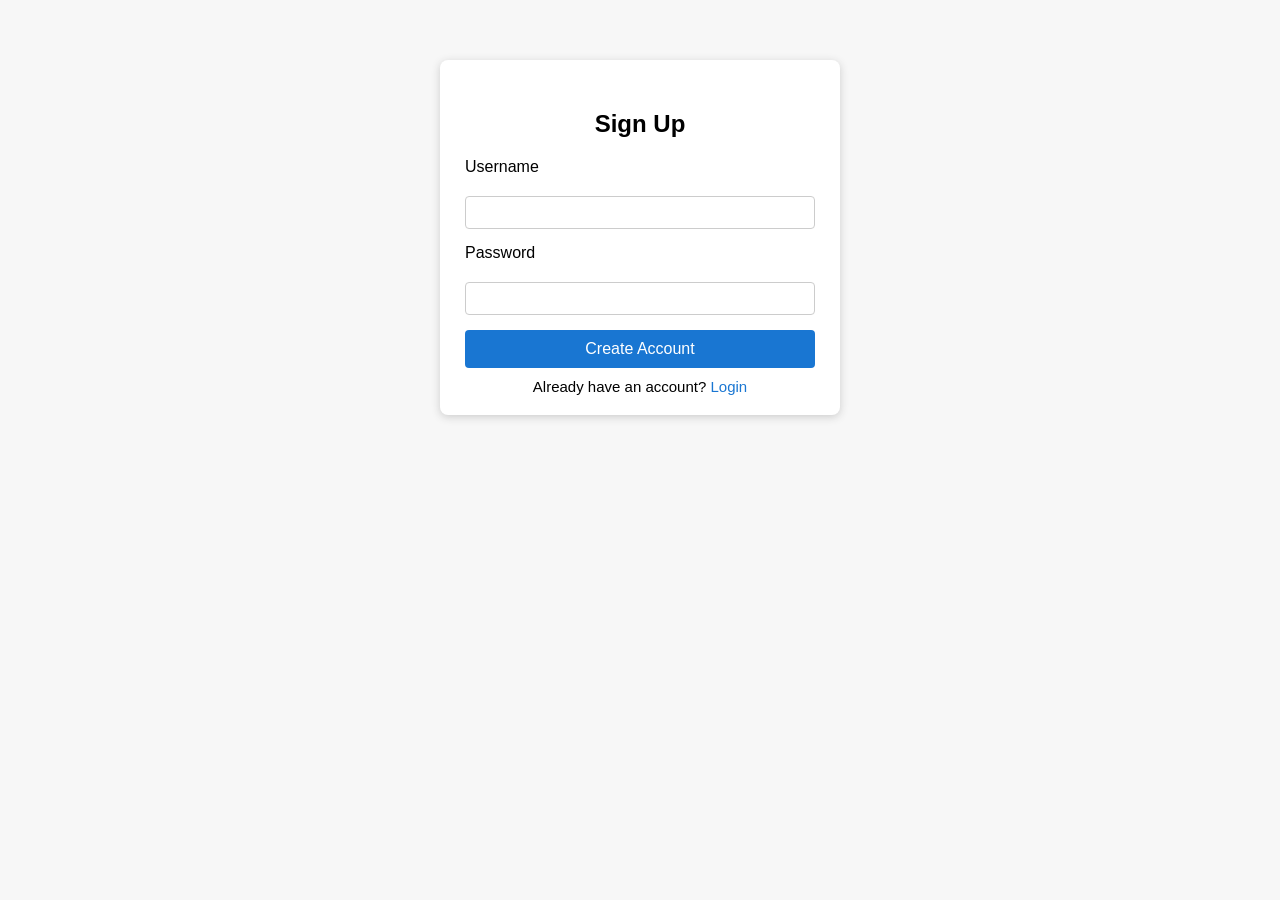
<file: signup.html>
<!DOCTYPE html>
<html lang="en">
<head>
    <meta charset="UTF-8">
    <meta name="viewport" content="width=device-width, initial-scale=1.0">
    <title>Sign Up</title>
    <style>
        body { font-family: Arial, sans-serif; background: #f7f7f7; }
        .container { max-width: 350px; margin: 60px auto; background: #fff; padding: 30px 25px 20px 25px; border-radius: 8px; box-shadow: 0 2px 8px #ccc; }
        h2 { text-align: center; margin-bottom: 20px; }
        form { display: flex; flex-direction: column; gap: 15px; }
        label { font-weight: 500; margin-bottom: 5px; }
        input[type="text"], input[type="password"] { padding: 8px; border: 1px solid #ccc; border-radius: 4px; }
        button[type="submit"] { background: #1976d2; color: #fff; border: none; padding: 10px; border-radius: 4px; font-size: 16px; cursor: pointer; }
        button[type="submit"]:hover { background: #1565c0; }
        .switch { text-align: center; margin-top: 10px; font-size: 15px; }
        .switch a { color: #1976d2; text-decoration: none; }
        .switch a:hover { text-decoration: underline; }
    </style>
</head>
<body>
    <div class="container">
        <h2>Sign Up</h2>
        <form>
            <label for="Username">Username</label>
            <input type="text" name="Username" id="Username" required>
            <label for="Password">Password</label>
            <input type="password" name="Password" id="Password" required>
            <button type="submit"><a style="text-decoration: none;color: white;" href="home.html">Create Account</a></button>
        </form>
        <div class="switch">
            Already have an account? <a href="login.html">Login</a>
        </div>
    </div>
</body>
</html>
</file>
<file: style.css>
/* Green and Yellow Color Scheme to match your image */
:root {
    --primary-green: #2e8b57;      /* Forest green - main brand color */
    --secondary-green: #3cb371;    /* Medium sea green - accents */
    --accent-yellow: #ffd700;      /* Golden yellow - highlights */
    --light-yellow: #fffacd;       /* Lemon chiffon - backgrounds */
    --dark-green: #228b22;         /* Forest green darker - text accents */
    --warm-yellow: #ffec8b;        /* Light goldenrod - secondary backgrounds */
    --text-dark: #2f4f4f;          /* Dark slate gray - main text */
}

/* Header with gradient background */
header {
    background: linear-gradient(135deg, var(--dark-green) 0%, var(--primary-green) 100%);
    color: white;
    padding: 15px 30px;
    text-align: center;
    box-shadow: 0 4px 12px rgba(34, 139, 34, 0.3);
}

/* Option 5: Balanced compact logo design */
.logo-container {
    display: flex;
    align-items: center;
    justify-content: center;
    gap: 12px;
    margin-bottom: 15px;
}

.logo {
    width: 50px;
    height: 50px;
    border-radius: 8px;
    object-fit: contain;
    background: rgba(255, 255, 255, 0.15);
    padding: 4px;
    border: 2px solid var(--accent-yellow);
    box-shadow: 0 2px 8px rgba(0, 0, 0, 0.2);
}

.logo-text h1 {
    font-size: 18px;
    margin-bottom: 3px;
    color: white;
    font-weight: 600;
    text-shadow: 0 1px 3px rgba(0, 0, 0, 0.3);
}

.organization-tagline {
    font-size: 12px;
    opacity: 0.9;
    margin: 0;
    color: var(--accent-yellow);
    font-weight: 400;
    letter-spacing: 0.5px;
}

/* Main header content */
header h1 {
    font-size: 28px;
    margin-bottom: 8px;
    color: white;
    text-shadow: 0 2px 4px rgba(0, 0, 0, 0.2);
    font-weight: 700;
}

header .tagline {
    font-size: 16px;
    opacity: 0.95;
    font-weight: 300;
    color: var(--light-yellow);
    margin-bottom: 5px;
}

/* Body and container */
body {
    background: linear-gradient(135deg, #f8fff8 0%, #fffef0 100%);
    color: var(--text-dark);
    line-height: 1.6;
    min-height: 100vh;
    padding: 20px;
}

.container {
    max-width: 1000px;
    margin: 0 auto;
    background: white;
    border-radius: 15px;
    box-shadow: 0 8px 32px rgba(46, 139, 87, 0.15);
    overflow: hidden;
    border: 1px solid var(--light-yellow);
}

/* Sections */
.section {
    margin-bottom: 30px;
    padding: 25px;
    border-radius: 12px;
    background: linear-gradient(135deg, #ffffff 0%, #fafffa 100%);
    box-shadow: 0 4px 15px rgba(46, 139, 87, 0.08);
    border: 1px solid var(--light-yellow);
}

h2 {
    color: var(--dark-green);
    margin-bottom: 20px;
    padding-bottom: 10px;
    border-bottom: 2px solid var(--warm-yellow);
    font-weight: 600;
}

h3 {
    color: var(--primary-green);
    margin: 20px 0 15px;
    font-weight: 600;
}

/* Instructions */
.instructions {
    background: linear-gradient(135deg, var(--light-yellow) 0%, var(--warm-yellow) 100%);
    padding: 20px;
    border-radius: 10px;
    margin-bottom: 25px;
    font-size: 16px;
    line-height: 1.7;
    border-left: 4px solid var(--accent-yellow);
    color: var(--text-dark);
}

/* Test cards */
.test-grid {
    display: grid;
    grid-template-columns: repeat(auto-fill, minmax(300px, 1fr));
    gap: 20px;
    margin: 25px 0;
}

.test-card {
    background: linear-gradient(135deg, #ffffff 0%, #f8f8f8 100%);
    border-radius: 10px;
    padding: 20px;
    box-shadow: 0 4px 15px rgba(46, 139, 87, 0.1);
    transition: all 0.3s ease;
    cursor: pointer;
    border: 2px solid transparent;
    position: relative;
    overflow: hidden;
}

.test-card::before {
    content: '';
    position: absolute;
    top: 0;
    left: 0;
    right: 0;
    height: 4px;
    background: linear-gradient(90deg, var(--primary-green), var(--accent-yellow));
}

.test-card:hover {
    border-color: var(--primary-green);
    transform: translateY(-5px);
    box-shadow: 0 8px 25px rgba(46, 139, 87, 0.2);
}

.test-card h3 {
    color: var(--dark-green);
    margin-bottom: 10px;
}

.test-card p {
    color: var(--text-dark);
    font-size: 14px;
    margin-bottom: 15px;
    line-height: 1.5;
}

.questions-count {
    color: var(--primary-green);
    font-weight: 600;
    font-size: 13px;
}

/* Progress bar */
.progress-container {
    margin: 30px 0;
}

.progress-text {
    text-align: center;
    margin-bottom: 10px;
    font-weight: 600;
    color: var(--primary-green);
}

.progress-bar {
    height: 12px;
    background-color: var(--light-yellow);
    border-radius: 10px;
    overflow: hidden;
    border: 1px solid var(--warm-yellow);
}

.progress {
    height: 100%;
    background: linear-gradient(135deg, var(--primary-green) 0%, var(--accent-yellow) 100%);
    width: 0%;
    transition: width 0.5s ease;
    border-radius: 10px;
}

/* Questions */
.question {
    margin-bottom: 25px;
    padding-bottom: 20px;
    border-bottom: 1px solid var(--light-yellow);
}

.question-number {
    font-weight: 600;
    color: var(--primary-green);
    margin-bottom: 10px;
    font-size: 14px;
}

.question-text {
    font-weight: 500;
    margin-bottom: 15px;
    font-size: 17px;
    color: var(--text-dark);
}

/* Options */
.options {
    display: grid;
    grid-template-columns: repeat(4, 1fr);
    gap: 10px;
}

.option {
    display: flex;
    flex-direction: column;
    align-items: center;
    padding: 10px;
    border-radius: 8px;
    transition: background-color 0.3s;
}

.option:hover {
    background-color: var(--light-yellow);
}

.option input[type="radio"] {
    margin-bottom: 8px;
    transform: scale(1.4);
    cursor: pointer;
    accent-color: var(--primary-green);
}

.option input[type="radio"]:checked {
    accent-color: var(--accent-yellow);
}

.option label {
    font-size: 14px;
    text-align: center;
    cursor: pointer;
    font-weight: 500;
    color: var(--text-dark);
}

.option input[type="radio"]:checked + label {
    color: var(--primary-green);
    font-weight: 600;
}

/* Buttons */
.nav-buttons {
    display: flex;
    justify-content: space-between;
    margin-top: 30px;
}

button {
    background: linear-gradient(135deg, var(--primary-green) 0%, var(--secondary-green) 100%);
    color: white;
    border: none;
    padding: 14px 28px;
    border-radius: 8px;
    cursor: pointer;
    font-size: 16px;
    font-weight: 600;
    transition: all 0.3s ease;
    box-shadow: 0 4px 12px rgba(46, 139, 87, 0.3);
    position: relative;
    overflow: hidden;
}

button::before {
    content: '';
    position: absolute;
    top: 0;
    left: -100%;
    width: 100%;
    height: 100%;
    background: linear-gradient(90deg, transparent, rgba(255, 255, 255, 0.2), transparent);
    transition: left 0.5s;
}

button:hover::before {
    left: 100%;
}

button:hover {
    transform: translateY(-2px);
    box-shadow: 0 6px 20px rgba(46, 139, 87, 0.4);
}

button:disabled {
    background: #cccccc;
    cursor: not-allowed;
    transform: none;
    box-shadow: none;
}

button:disabled:hover::before {
    left: -100%;
}

.secondary-btn {
    background: var(--light-yellow);
    color: var(--dark-green);
    border: 2px solid var(--accent-yellow);
    box-shadow: 0 2px 8px rgba(255, 215, 0, 0.3);
}

.secondary-btn:hover {
    background: var(--accent-yellow);
    color: var(--dark-green);
}

/* Results section */
.results {
    background: linear-gradient(135deg, var(--light-yellow) 0%, #f9f9f9 100%);
    padding: 25px;
    border-radius: 10px;
    margin-top: 30px;
    border-left: 4px solid var(--accent-yellow);
}

.score-display {
    text-align: center;
    margin-bottom: 20px;
    padding: 15px;
    background: white;
    border-radius: 8px;
    box-shadow: 0 2px 10px rgba(46, 139, 87, 0.1);
}

.stage-indicator {
    padding: 12px;
    border-radius: 8px;
    margin: 15px 0;
    font-size: 18px;
    font-weight: 600;
}

.normal-stage {
    background: linear-gradient(135deg, #f0fff0 0%, #e0ffe0 100%);
    color: var(--dark-green);
    border: 2px solid #98fb98;
}

.mild-stage {
    background: linear-gradient(135deg, #fffacd 0%, #fff8dc 100%);
    color: #b8860b;
    border: 2px solid var(--accent-yellow);
}

.elevated-stage {
    background: linear-gradient(135deg, #ffebcd 0%, #ffe4b5 100%);
    color: #daa520;
    border: 2px solid #ffa500;
}

.clinical-counselling-stage, .counselling-clinical-stage {
    background: linear-gradient(135deg, #fff0f5 0%, #ffe4e1 100%);
    color: #b22222;
    border: 2px solid #ff69b4;
}

.interpretation {
    background: rgba(255, 255, 255, 0.7);
    padding: 15px;
    border-radius: 8px;
    margin: 15px 0;
    line-height: 1.6;
    border-left: 3px solid var(--primary-green);
}

.score-breakdown {
    background: var(--light-yellow);
    padding: 15px;
    border-radius: 8px;
    margin: 15px 0;
    border: 1px solid var(--warm-yellow);
}

/* Footer */
footer {
    text-align: center;
    padding: 25px;
    background: linear-gradient(135deg, var(--light-yellow) 0%, var(--warm-yellow) 100%);
    color: var(--text-dark);
    font-size: 14px;
    border-top: 1px solid var(--accent-yellow);
}

.hidden {
    display: none;
}

/* Mobile responsiveness */
@media (max-width: 768px) {
    .logo-container {
        gap: 8px;
        margin-bottom: 10px;
    }
    
    .logo {
        width: 40px;
        height: 40px;
    }
    
    .logo-text h1 {
        font-size: 16px;
    }
    
    .organization-tagline {
        font-size: 11px;
    }
    
    header {
        padding: 12px 20px;
    }
    
    header h1 {
        font-size: 24px;
    }
    
    header .tagline {
        font-size: 14px;
    }
    
    .test-grid {
        grid-template-columns: 1fr;
        gap: 15px;
    }
    
    .options {
        grid-template-columns: repeat(2, 1fr);
        gap: 15px;
    }
    
    button {
        padding: 12px 20px;
        font-size: 15px;
    }
    
    .content {
        padding: 20px;
    }
    
    .section {
        padding: 20px;
    }
    
    .nav-buttons {
        flex-direction: column;
        gap: 10px;
    }
    
    .nav-buttons button {
        width: 100%;
    }
}

@media (max-width: 480px) {
    body {
        padding: 10px;
    }
    
    .container {
        border-radius: 10px;
    }
    
    header {
        padding: 10px 15px;
    }
    
    .logo-text h1 {
        font-size: 14px;
    }
    
    header h1 {
        font-size: 20px;
    }
    
    .options {
        grid-template-columns: 1fr;
        gap: 10px;
    }
    
    .option {
        flex-direction: row;
        justify-content: flex-start;
        gap: 10px;
    }
    
    .option input[type="radio"] {
        margin-bottom: 0;
    }
}
</file>
<file: docs/style.css>
* {
    box-sizing: border-box;
    margin: 0;
    padding: 0;
    font-family: 'Segoe UI', Tahoma, Geneva, Verdana, sans-serif;
}

body {
    background: linear-gradient(135deg, #f5f7fa 0%, #c3cfe2 100%);
    color: #333;
    line-height: 1.6;
    min-height: 100vh;
    padding: 20px;
}

.container {
    max-width: 1000px;
    margin: 0 auto;
    background: white;
    border-radius: 15px;
    box-shadow: 0 10px 30px rgba(0, 0, 0, 0.1);
    overflow: hidden;
}

header {
    background: linear-gradient(120deg, #4a90e2 0%, #2a5298 100%);
    color: white;
    padding: 30px;
    text-align: center;
}

h1 {
    font-size: 32px;
    margin-bottom: 10px;
}

.tagline {
    font-size: 18px;
    opacity: 0.9;
}

.content {
    padding: 30px;
}

.section {
    margin-bottom: 30px;
    padding: 25px;
    border-radius: 12px;
    background: #f9f9f9;
    box-shadow: 0 5px 15px rgba(0, 0, 0, 0.05);
}

h2 {
    color: #2a5298;
    margin-bottom: 20px;
    padding-bottom: 10px;
    border-bottom: 2px solid #e0e6ef;
}

h3 {
    color: #4a90e2;
    margin: 20px 0 15px;
}

.instructions {
    background: #edf2f7;
    padding: 20px;
    border-radius: 10px;
    margin-bottom: 25px;
    font-size: 16px;
    line-height: 1.7;
}

.test-grid {
    display: grid;
    grid-template-columns: repeat(auto-fill, minmax(300px, 1fr));
    gap: 20px;
    margin: 25px 0;
}

.test-card {
    background: white;
    border-radius: 10px;
    padding: 20px;
    box-shadow: 0 5px 15px rgba(0, 0, 0, 0.05);
    transition: transform 0.3s, box-shadow 0.3s;
    cursor: pointer;
    border: 2px solid transparent;
}

.test-card:hover {
    transform: translateY(-5px);
    box-shadow: 0 8px 20px rgba(0, 0, 0, 0.1);
    border-color: #4a90e2;
}

.test-card h3 {
    color: #2a5298;
    margin-bottom: 10px;
}

.test-card p {
    color: #666;
    font-size: 14px;
    margin-bottom: 15px;
}

.question {
    margin-bottom: 25px;
    padding-bottom: 20px;
    border-bottom: 1px solid #eee;
}

.question-text {
    font-weight: 500;
    margin-bottom: 15px;
    font-size: 17px;
}

.options {
    display: grid;
    grid-template-columns: repeat(4, 1fr);
    gap: 10px;
}

.option {
    display: flex;
    flex-direction: column;
    align-items: center;
}

.option input[type="radio"] {
    margin-bottom: 8px;
    transform: scale(1.4);
    cursor: pointer;
}

.option input[type="radio"]:required {
    border-color: e74c3c;
}

.option label {
    font-size: 14px;
    text-align: center;
    cursor: pointer;
}

.nav-buttons {
    display: flex;
    justify-content: space-between;
    margin-top: 30px;
}

button {
    background: linear-gradient(120deg, #4a90e2 0%, #2a5298 100%);
    color: white;
    border: none;
    padding: 14px 28px;
    border-radius: 8px;
    cursor: pointer;
    font-size: 16px;
    font-weight: 600;
    transition: all 0.3s;
    box-shadow: 0 4px 6px rgba(50, 90, 200, 0.2);
}

button:hover {
    transform: translateY(-2px);
    box-shadow: 0 6px 12px rgba(50, 90, 200, 0.3);
}

button:disabled {
    background: #cccccc;
    cursor: not-allowed;
    transform: none;
    box-shadow: none;
}

.secondary-btn {
    background: #f0f4f8;
    color: #4a90e2;
    border: 1px solid #d0d9e6;
}

.progress-container {
    margin: 30px 0;
}

.progress-text {
    text-align: center;
    margin-bottom: 10px;
    font-weight: 500;
    color: #4a90e2;
}

.progress-bar {
    height: 12px;
    background-color: #e0e6ef;
    border-radius: 10px;
    overflow: hidden;
}

.progress {
    height: 100%;
    background: linear-gradient(120deg, #4a90e2 0%, #2a5298 100%);
    width: 0%;
    transition: width 0.5s;
    border-radius: 10px;
}

footer {
    text-align: center;
    padding: 25px;
    background: #f0f4f8;
    color: #666;
    font-size: 14px;
    border-top: 1px solid #e0e6ef;
}

.hidden {
    display: none;
}

.results {
    background: #edf7ff;
    padding: 25px;
    border-radius: 10px;
    margin-top: 30px;
}

.results h3 {
    color: #2a5298;
    margin-bottom: 15px;
}

.question-number {
    font-weight: 600;
    color: #4a90e2;
    margin-bottom: 10px;
}

.questions-count {
    font-size: 14px;
    color: #4a90e2;
    font-weight: 500;
}

@media (max-width: 768px) {
    .options {
        grid-template-columns: repeat(2, 1fr);
        gap: 15px;
    }
    
    .test-grid {
        grid-template-columns: 1fr;
    }
    
    button {
        padding: 12px 20px;
        font-size: 15px;
    }
    
    .content {
        padding: 15px;
    }
    
    .section {
        padding: 20px;
    }
}
</file>
